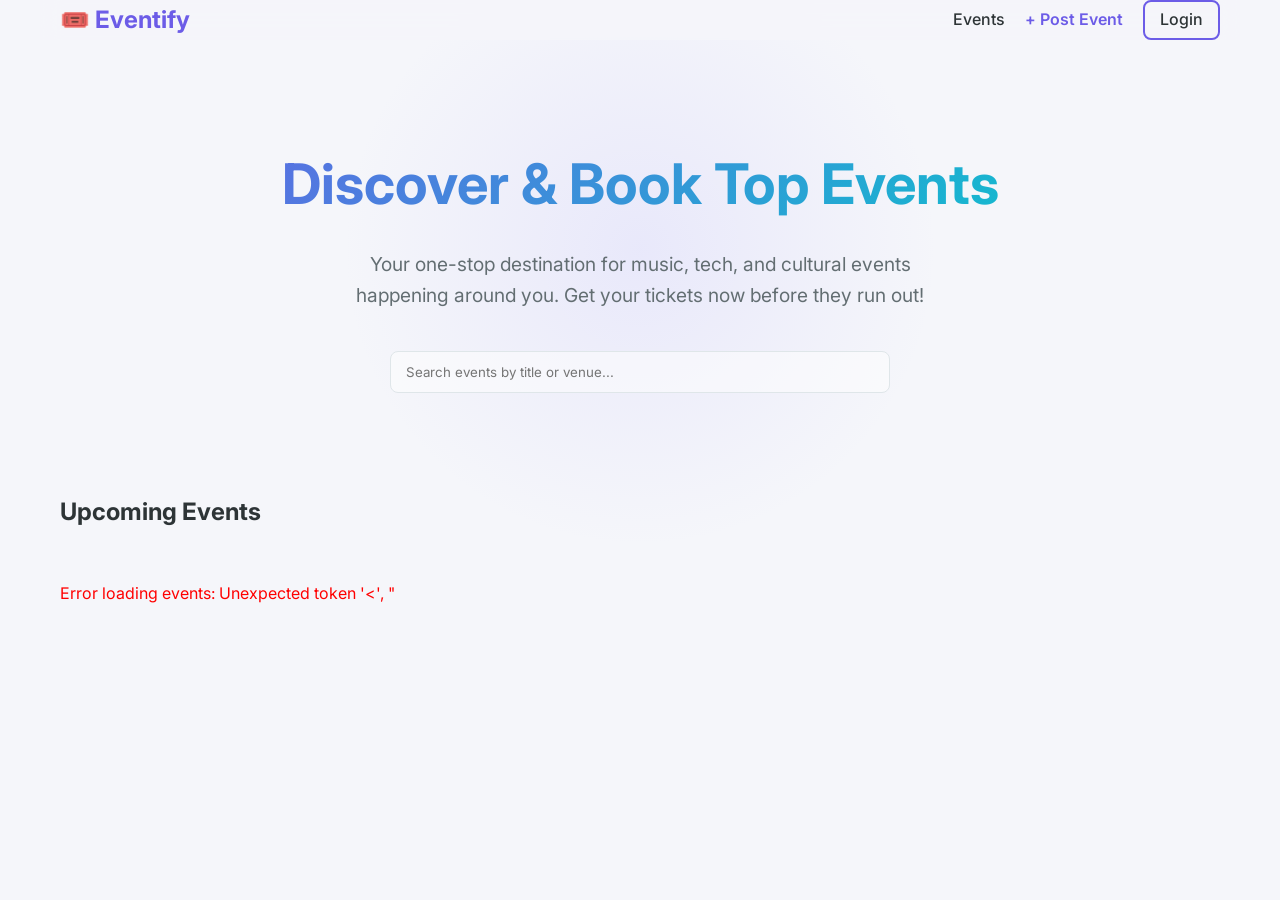
<file: frontend/index.html>
<!DOCTYPE html>
<html lang="en">
<head>
    <meta charset="UTF-8">
    <meta name="viewport" content="width=device-width, initial-scale=1.0">
    <title>Eventify - Ticketing Platform</title>
    <link href="https://fonts.googleapis.com/css2?family=Inter:wght@400;500;600;700&display=swap" rel="stylesheet">
    <link rel="stylesheet" href="css/style.css">
</head>
<body>

    <nav class="container" style="display: flex; justify-content: space-between; align-items: center;">
        <a href="index.html" class="logo">🎟️ Eventify</a>
        <div class="nav-links" id="nav-links" style="display: flex; gap: 20px; align-items: center;">
            <a href="index.html">Events</a>
            <a href="add-event.html" style="color: var(--primary-color); font-weight: 600;">+ Post Event</a>
            <a href="login.html" id="login-btn" class="btn btn-outline" style="padding: 5px 15px;">Login</a>
        </div>
    </nav>

    <header class="hero container">
        <h1>Discover & Book Top Events</h1>
        <p>Your one-stop destination for music, tech, and cultural events happening around you. Get your tickets now before they run out!</p>
        <div class="search-bar mt-2">
            <input type="text" id="searchInput" class="form-control" placeholder="Search events by title or venue..." style="max-width: 500px; display: inline-block;">
        </div>
    </header>

    <main class="container mb-2">
        <h2 class="mb-2">Upcoming Events</h2>
        <div class="grid" id="events-grid">
            <!-- Events injected by JS -->
            <p>Loading events...</p>
        </div>
    </main>

    <!-- Login/Register Modal (if still used elsewhere) -->
    <!-- Kept just in case, though we have a dedicated page now -->

    <!-- Realistic Payment Gateway Modal -->
    <div class="modal-overlay" id="payment-modal">
        <div class="modal-content glass" style="max-width: 450px;">
            <div class="modal-header">
                <div>
                    <h3 id="payment-title" style="margin-bottom: 5px;">Secure Checkout</h3>
                    <p style="font-size: 0.9rem; color: var(--text-light);" id="payment-subtitle">Complete your booking</p>
                </div>
                <button class="close-btn" onclick="closePaymentModal()">&times;</button>
            </div>
            
            <form id="payment-form">
                <input type="hidden" id="pay-event-id">
                <div class="form-group">
                    <label>Amount to Pay</label>
                    <div class="form-control" style="font-size: 1.5rem; font-weight: 700; color: var(--primary-color);" id="pay-amount">₹0.00</div>
                </div>

                <!-- Payment Method Selection -->
                <div style="display: flex; gap: 10px; margin-top: 15px; margin-bottom: 15px;">
                    <label style="flex: 1; padding: 10px; border: 1px solid var(--primary-color); border-radius: 8px; text-align: center; cursor: pointer; background: rgba(108, 92, 231, 0.1);" id="lbl-method-card">
                        <input type="radio" name="pay_method" value="card" checked onchange="togglePayMethod()" style="margin-right: 5px;"> 💳 Card
                    </label>
                    <label style="flex: 1; padding: 10px; border: 1px solid #ddd; border-radius: 8px; text-align: center; cursor: pointer;" id="lbl-method-upi">
                        <input type="radio" name="pay_method" value="upi" onchange="togglePayMethod()" style="margin-right: 5px;"> 📱 UPI / GPay
                    </label>
                </div>

                <!-- Card Details -->
                <div id="method-card">
                    <div class="form-group mt-2">
                        <label>Cardholder Name</label>
                        <input type="text" class="form-control" placeholder="John Doe" id="card-name" required>
                    </div>
                    <div class="form-group">
                        <label>Card Number</label>
                        <input type="text" class="form-control" placeholder="0000 0000 0000 0000" maxlength="19" id="card-number" required>
                    </div>
                    <div style="display: flex; gap: 15px;">
                        <div class="form-group" style="flex: 1;">
                            <label>Expiry Date</label>
                            <input type="text" class="form-control" placeholder="MM/YY" maxlength="5" id="card-exp" required>
                        </div>
                        <div class="form-group" style="flex: 1;">
                            <label>CVV</label>
                            <input type="password" class="form-control" placeholder="123" maxlength="4" id="card-cvv" required>
                        </div>
                    </div>
                </div>

                <!-- UPI Details -->
                <div id="method-upi" class="d-none">
                    <div class="form-group mt-2">
                        <label>Enter UPI ID (GPay / PhonePe / Paytm)</label>
                        <input type="text" class="form-control" placeholder="mobilenumber@upi or name@okicici" id="upi-id">
                    </div>
                    <p style="font-size: 0.85rem; color: var(--text-light); margin-top: 10px;">
                        A payment request will be sent to your UPI app. Please approve it to complete the booking.
                    </p>
                </div>
                
                <button type="submit" class="btn btn-primary mt-2" style="width: 100%; display: flex; justify-content: center; gap: 10px; align-items: center;" id="pay-submit-btn">
                    <span>Pay Now</span>
                </button>
                <div style="text-align: center; margin-top: 15px; font-size: 0.8rem; color: var(--text-light);">
                    🔒 Payments are securely encrypted
                </div>
            </form>
        </div>
    </div>

    <!-- Notification Container -->
    <div id="notification" class="notification"></div>

    <script src="js/app.js"></script>
    <script>
        function togglePayMethod() {
            const method = document.querySelector('input[name="pay_method"]:checked').value;
            const cardDiv = document.getElementById('method-card');
            const upiDiv = document.getElementById('method-upi');
            
            // Labels styling
            const lblCard = document.getElementById('lbl-method-card');
            const lblUpi = document.getElementById('lbl-method-upi');

            if (method === 'card') {
                cardDiv.classList.remove('d-none');
                upiDiv.classList.add('d-none');
                
                // Re-add required tags
                document.getElementById('card-name').required = true;
                document.getElementById('card-number').required = true;
                document.getElementById('card-exp').required = true;
                document.getElementById('card-cvv').required = true;
                document.getElementById('upi-id').required = false;

                lblCard.style.borderColor = 'var(--primary-color)';
                lblCard.style.background = 'rgba(108, 92, 231, 0.1)';
                lblUpi.style.borderColor = '#ddd';
                lblUpi.style.background = 'transparent';
            } else {
                cardDiv.classList.add('d-none');
                upiDiv.classList.remove('d-none');

                // Remove card required tags
                document.getElementById('card-name').required = false;
                document.getElementById('card-number').required = false;
                document.getElementById('card-exp').required = false;
                document.getElementById('card-cvv').required = false;
                document.getElementById('upi-id').required = true;

                lblUpi.style.borderColor = 'var(--primary-color)';
                lblUpi.style.background = 'rgba(108, 92, 231, 0.1)';
                lblCard.style.borderColor = '#ddd';
                lblCard.style.background = 'transparent';
            }
        }
    </script>
</body>
</html>
</file>
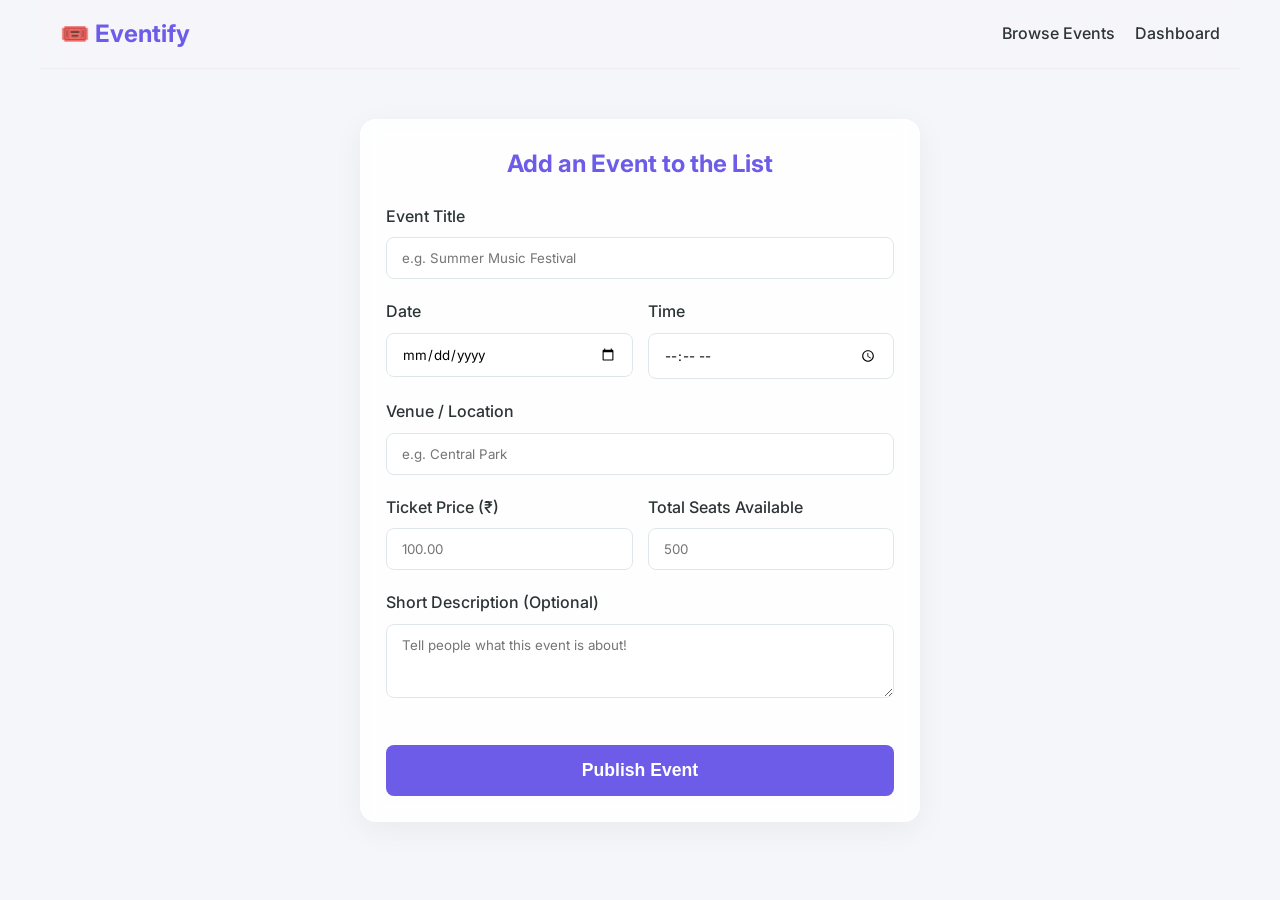
<file: frontend/add-event.html>
<!DOCTYPE html>
<html lang="en">
<head>
    <meta charset="UTF-8">
    <meta name="viewport" content="width=device-width, initial-scale=1.0">
    <title>Post New Event - Eventify</title>
    <link href="https://fonts.googleapis.com/css2?family=Inter:wght@400;500;600;700&display=swap" rel="stylesheet">
    <link rel="stylesheet" href="css/style.css">
</head>
<body>

    <nav style="padding: 15px 20px; border-bottom: 1px solid #eee; display: flex; justify-content: space-between; align-items: center;" class="container">
        <a href="index.html" class="logo">🎟️ Eventify</a>
        <div style="display: flex; gap: 20px; align-items: center;">
            <a href="index.html" style="text-decoration: none; color: var(--text-color); font-weight: 500;">Browse Events</a>
            <a href="dashboard.html" style="text-decoration: none; color: var(--text-color); font-weight: 500;">Dashboard</a>
        </div>
    </nav>

    <div class="container" style="max-width: 600px; margin-top: 50px; margin-bottom: 50px;">
        <div class="card glass">
            <h2 style="color: var(--primary-color); margin-bottom: 20px; text-align: center;">Add an Event to the List</h2>
            
            <form id="public-event-form">
                <div class="form-group">
                    <label>Event Title</label>
                    <input type="text" id="add-title" class="form-control" placeholder="e.g. Summer Music Festival" required>
                </div>
                <div style="display: flex; gap: 15px;">
                    <div class="form-group" style="flex: 1;">
                        <label>Date</label>
                        <input type="date" id="add-date" class="form-control" required>
                    </div>
                    <div class="form-group" style="flex: 1;">
                        <label>Time</label>
                        <input type="time" id="add-time" class="form-control" required>
                    </div>
                </div>
                <div class="form-group">
                    <label>Venue / Location</label>
                    <input type="text" id="add-venue" class="form-control" placeholder="e.g. Central Park" required>
                </div>
                <div style="display: flex; gap: 15px;">
                    <div class="form-group" style="flex: 1;">
                        <label>Ticket Price (₹)</label>
                        <input type="number" step="0.01" id="add-price" class="form-control" placeholder="100.00" required>
                    </div>
                    <div class="form-group" style="flex: 1;">
                        <label>Total Seats Available</label>
                        <input type="number" id="add-seats" class="form-control" placeholder="500" required>
                    </div>
                </div>
                <div class="form-group">
                    <label>Short Description (Optional)</label>
                    <textarea id="add-desc" class="form-control" rows="3" placeholder="Tell people what this event is about!"></textarea>
                </div>
                
                <button type="submit" class="btn btn-primary mt-2" style="width: 100%; font-size: 1.1rem; padding: 15px;">Publish Event</button>
            </form>
        </div>
    </div>

    <!-- Notification Container -->
    <div id="notification" class="notification"></div>

    <script src="js/app.js"></script>
    <script>
        document.getElementById('public-event-form').addEventListener('submit', async (e) => {
            e.preventDefault();
            
            const payload = {
                title: document.getElementById('add-title').value,
                date: document.getElementById('add-date').value,
                time: document.getElementById('add-time').value,
                venue: document.getElementById('add-venue').value,
                price: document.getElementById('add-price').value,
                seats: document.getElementById('add-seats').value,
                description: document.getElementById('add-desc').value,
            };

            try {
                const res = await fetch(`${API_URL}/events.php`, {
                    method: 'POST',
                    body: JSON.stringify(payload),
                    headers: { 'Content-Type': 'application/json' }
                });
                const data = await res.json();
                if (data.error) throw new Error(data.error);
                
                showNotification('Event successfully added to the listings!', 'success');
                
                // Give user a moment to see the success message
                setTimeout(() => {
                    window.location.href = 'index.html';
                }, 1500);
            } catch (err) {
                showNotification(err.message, 'error');
            }
        });
    </script>
</body>
</html>
</file>
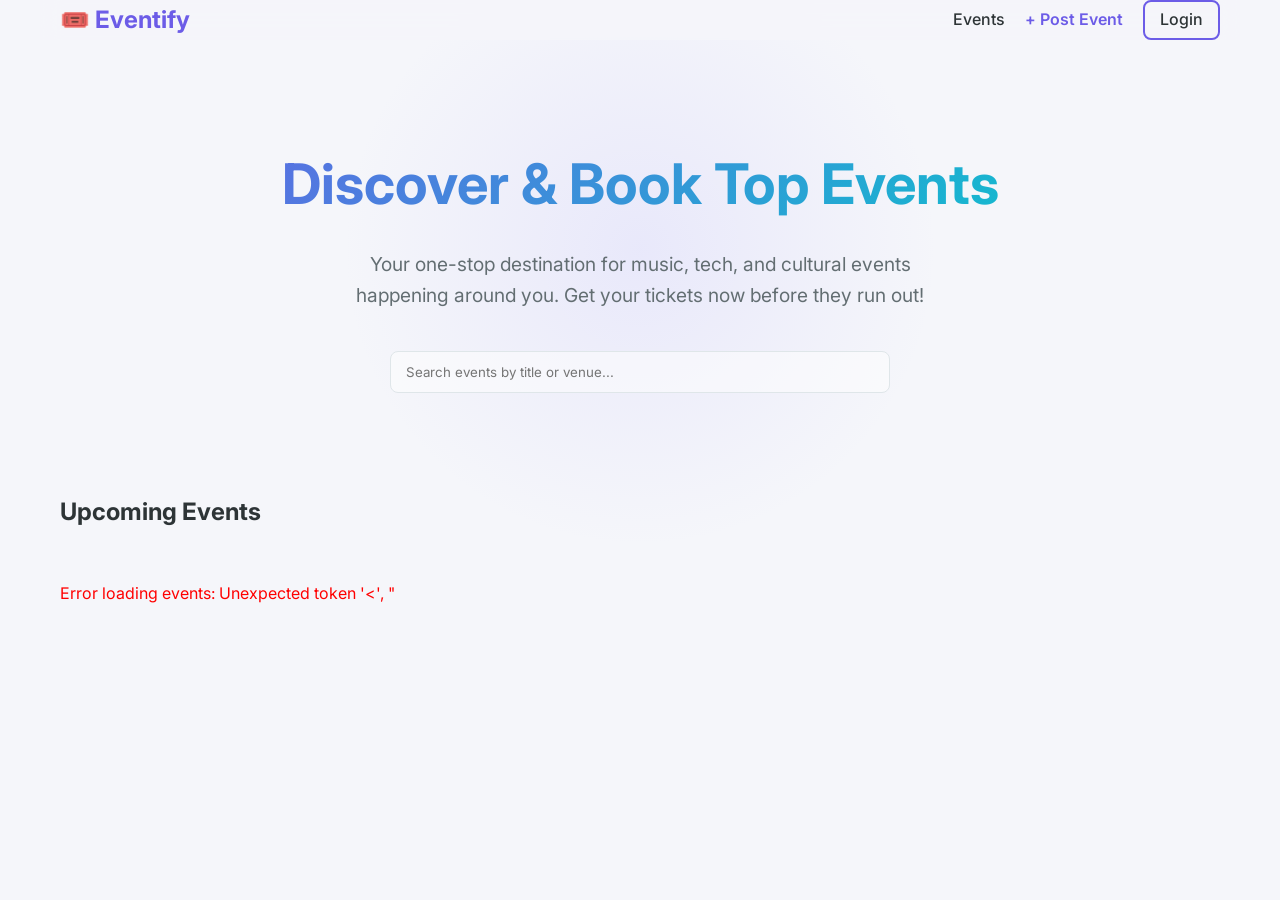
<file: frontend/dashboard.html>
<!DOCTYPE html>
<html lang="en">
<head>
    <meta charset="UTF-8">
    <meta name="viewport" content="width=device-width, initial-scale=1.0">
    <title>Dashboard - Eventify</title>
    <link href="https://fonts.googleapis.com/css2?family=Inter:wght@400;500;600;700&display=swap" rel="stylesheet">
    <link rel="stylesheet" href="css/style.css">
    <style>
        .admin-only { display: none; }
    </style>
</head>
<body>

    <nav style="padding: 15px 20px; border-bottom: 1px solid #eee; display: flex; justify-content: space-between; align-items: center;" class="container">
        <a href="index.html" class="logo">🎟️ Eventify</a>
        <div class="nav-links" style="display: flex; gap: 20px; align-items: center;">
            <a href="index.html" style="text-decoration: none; color: var(--text-color); font-weight: 500;">Browse Events</a>
            <span id="user-greeting" style="font-weight: 500; color: var(--primary-color);">Welcome</span>
            <button onclick="logout()" class="btn btn-outline" style="padding: 5px 15px;">Logout</button>
        </div>
    </nav>

    <div class="dashboard-layout">
        <aside class="sidebar glass" style="border-radius: 0; border: none; border-right: 1px solid #ddd;">
            <div class="sidebar-nav">
                <a href="#overview" class="active" onclick="switchTab('overview')">Overview</a>
                <a href="#my-bookings" onclick="switchTab('my-bookings')" id="nav-bookings">My Bookings</a>
                <a href="#manage-events" onclick="switchTab('manage-events')" class="admin-only" id="nav-manage">Manage Events</a>
                <a href="#analytics" onclick="switchTab('analytics')" class="admin-only" id="nav-analytics">Analytics</a>
            </div>
        </aside>

        <main class="main-content">
            <!-- Overview Tab -->
            <div id="tab-overview" class="tab-pane">
                <h2>Dashboard Overview</h2>
                <div class="grid mt-2" id="dashboard-stats">
                    <!-- Stats injected by JS -->
                </div>
            </div>

            <!-- My Bookings Tab -->
            <div id="tab-my-bookings" class="tab-pane d-none">
                <h2>My Ticket Bookings</h2>
                <div class="grid mt-2" id="bookings-list">
                    <!-- Bookings injected by JS -->
                </div>
            </div>

            <!-- Manage Events Tab (Admin) -->
            <div id="tab-manage-events" class="tab-pane d-none admin-only">
                <div class="flex-between">
                    <h2>Manage Events</h2>
                    <button class="btn btn-primary" onclick="openEventModal()">+ Create Event</button>
                </div>
                
                <table style="width: 100%; border-collapse: collapse; margin-top: 20px;" class="glass">
                    <thead>
                        <tr style="border-bottom: 2px solid #eee; text-align: left;">
                            <th style="padding: 15px;">Title</th>
                            <th>Date & Time</th>
                            <th>Venue</th>
                            <th>Price</th>
                            <th>Seats (Avail)</th>
                            <th>Actions</th>
                        </tr>
                    </thead>
                    <tbody id="admin-events-list">
                    </tbody>
                </table>
            </div>

            <!-- Analytics Tab (Admin) -->
            <div id="tab-analytics" class="tab-pane d-none admin-only">
                <h2>Platform Analytics</h2>
                <div class="grid mt-2">
                    <div class="card glass">
                        <h3 class="card-title">Total Revenue</h3>
                        <div class="card-price" id="total-revenue">₹0.00</div>
                    </div>
                </div>
            </div>
        </main>
    </div>

    <!-- Create/Edit Event Modal -->
    <div class="modal-overlay" id="event-modal">
        <div class="modal-content glass" style="max-width: 600px;">
            <div class="modal-header">
                <h3 id="event-modal-title">Create Event</h3>
                <button class="close-btn" onclick="closeEventModal()">&times;</button>
            </div>
            
            <form id="event-form">
                <input type="hidden" id="event-id">
                <div class="form-group">
                    <label>Event Title</label>
                    <input type="text" id="event-title" class="form-control" required>
                </div>
                <div style="display: flex; gap: 15px;">
                    <div class="form-group" style="flex: 1;">
                        <label>Date</label>
                        <input type="date" id="event-date" class="form-control" required>
                    </div>
                    <div class="form-group" style="flex: 1;">
                        <label>Time</label>
                        <input type="time" id="event-time" class="form-control" required>
                    </div>
                </div>
                <div class="form-group">
                    <label>Venue</label>
                    <input type="text" id="event-venue" class="form-control" required>
                </div>
                <div style="display: flex; gap: 15px;">
                    <div class="form-group" style="flex: 1;">
                        <label>Ticket Price (₹)</label>
                        <input type="number" step="0.01" id="event-price" class="form-control" required>
                    </div>
                    <div class="form-group" style="flex: 1;">
                        <label>Total Seats</label>
                        <input type="number" id="event-seats" class="form-control" required>
                    </div>
                </div>
                <div class="form-group">
                    <label>Description</label>
                    <textarea id="event-desc" class="form-control" rows="3"></textarea>
                </div>
                <button type="submit" class="btn btn-primary" style="width: 100%">Save Event</button>
            </form>
        </div>
    </div>

    <div id="notification" class="notification"></div>

    <script src="js/app.js"></script>
    <script>
        // Init dashboard specific logic
        document.addEventListener('DOMContentLoaded', () => {
            initDashboard();
        });
    </script>
</body>
</html>
</file>
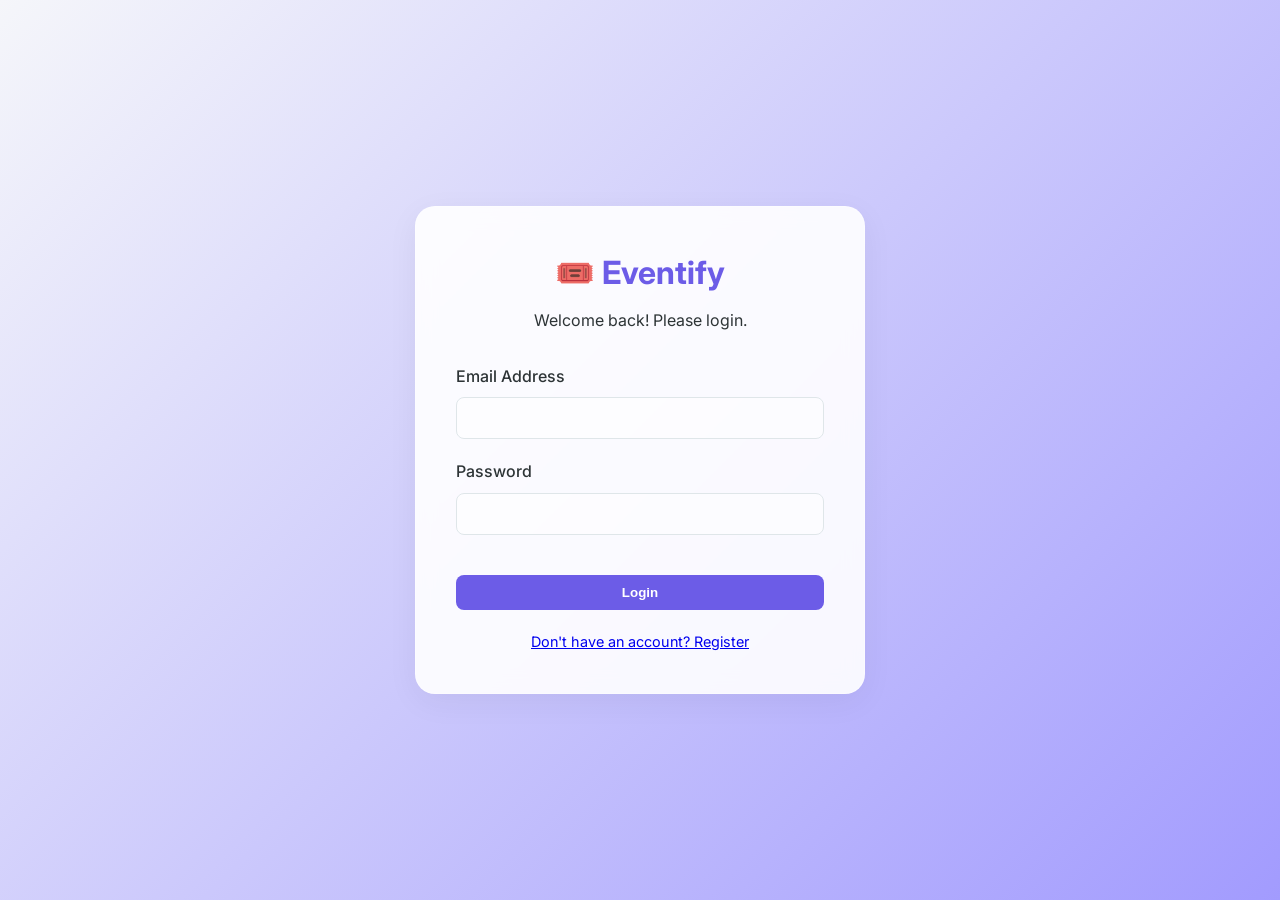
<file: frontend/login.html>
<!DOCTYPE html>
<html lang="en">
<head>
    <meta charset="UTF-8">
    <meta name="viewport" content="width=device-width, initial-scale=1.0">
    <title>Login - Eventify</title>
    <link href="https://fonts.googleapis.com/css2?family=Inter:wght@400;500;600;700&display=swap" rel="stylesheet">
    <link rel="stylesheet" href="css/style.css">
    <style>
        body {
            display: flex;
            align-items: center;
            justify-content: center;
            min-height: 100vh;
            background: linear-gradient(135deg, var(--bg-color), var(--primary-light));
        }
        .login-box {
            width: 100%;
            max-width: 450px;
            padding: 40px;
            border-radius: 20px;
        }
        .login-header {
            text-align: center;
            margin-bottom: 30px;
        }
        .login-header h1 {
            color: var(--primary-color);
            font-size: 2rem;
            margin-bottom: 10px;
        }
    </style>
</head>
<body>

    <div class="login-box glass">
        <div class="login-header">
            <h1>🎟️ Eventify</h1>
            <p id="auth-title">Welcome back! Please login.</p>
        </div>
        
        <form id="auth-form-page">
            <div class="form-group d-none" id="name-group">
                <label>Full Name</label>
                <input type="text" id="auth-name" class="form-control">
            </div>
            <div class="form-group">
                <label>Email Address</label>
                <input type="email" id="auth-email" class="form-control" required>
            </div>
            <div class="form-group">
                <label>Password</label>
                <input type="password" id="auth-pass" class="form-control" required>
            </div>
            <button type="submit" class="btn btn-primary mt-2" style="width: 100%" id="auth-submit">Login</button>
        </form>
        <p class="text-center mt-2" style="font-size: 0.9rem;">
            <a href="#" onclick="toggleAuthModePage(event)" id="auth-toggle">Don't have an account? Register</a>
        </p>
    </div>

    <div id="notification" class="notification"></div>

    <script src="js/app.js"></script>
    <script>
        // Redirect if already logged in
        if (currentUser) {
            window.location.href = 'index.html';
        }
        
        let isLoginPageMode = true;

        function toggleAuthModePage(e) {
            e.preventDefault();
            isLoginPageMode = !isLoginPageMode;
            document.getElementById('auth-title').innerText = isLoginPageMode ? 'Welcome back! Please login.' : 'Create a new account.';
            document.getElementById('auth-toggle').innerText = isLoginPageMode ? "Don't have an account? Register" : "Already have an account? Login";
            document.getElementById('auth-submit').innerText = isLoginPageMode ? 'Login' : 'Register';
            
            if (isLoginPageMode) {
                document.getElementById('name-group').classList.add('d-none');
            } else {
                document.getElementById('name-group').classList.remove('d-none');
            }
        }

        const authFormPage = document.getElementById('auth-form-page');
        if (authFormPage) {
            authFormPage.addEventListener('submit', async (e) => {
                e.preventDefault();
                
                const payload = {
                    email: document.getElementById('auth-email').value,
                    password: document.getElementById('auth-pass').value
                };

                let action = 'login';
                if (!isLoginPageMode) {
                    action = 'register';
                    payload.name = document.getElementById('auth-name').value;
                }

                try {
                    const res = await fetch(`${API_URL}/auth.php?action=${action}`, {
                        method: 'POST',
                        body: JSON.stringify(payload),
                        headers: { 'Content-Type': 'application/json' }
                    });
                    const data = await res.json();
                    
                    if (data.error) throw new Error(data.error);
                    
                    showNotification(data.message);
                    
                    if (action === 'login') {
                        currentUser = data.user;
                        localStorage.setItem('eventify_user', JSON.stringify(currentUser));
                        setTimeout(() => {
                            window.location.href = 'index.html';
                        }, 1000);
                    } else {
                        // Switch back to login after register
                        toggleAuthModePage(new Event('click'));
                    }
                } catch (error) {
                    showNotification(error.message, 'error');
                }
            });
        }
    </script>
</body>
</html>
</file>
<file: frontend/css/style.css>
:root {
  --primary-color: #6c5ce7;
  --primary-light: #a29bfe;
  --secondary-color: #00cec9;
  --bg-color: #f5f6fa;
  --text-color: #2d3436;
  --text-light: #636e72;
  --card-bg: rgba(255, 255, 255, 0.9);
  --success: #00b894;
  --danger: #d63031;
  --font-family: 'Inter', -apple-system, BlinkMacSystemFont, sans-serif;
  --transition: all 0.3s cubic-bezier(0.25, 0.8, 0.25, 1);
}

* {
  margin: 0;
  padding: 0;
  box-sizing: border-box;
}

body {
  font-family: var(--font-family);
  background: var(--bg-color);
  color: var(--text-color);
  line-height: 1.6;
  overflow-x: hidden;
}

/* Glassmorphism utilities */
.glass {
  background: var(--card-bg);
  backdrop-filter: blur(10px);
  -webkit-backdrop-filter: blur(10px);
  border: 1px solid rgba(255, 255, 255, 0.3);
  box-shadow: 0 8px 32px rgba(0, 0, 0, 0.05);
}

.container {
  max-width: 1200px;
  margin: 0 auto;
  padding: 0 20px;
}

/* Nav */
nav {
  display: flex;
  justify-content: space-between;
  align-items: center;
  padding: 20px 0;
  position: sticky;
  top: 0;
  z-index: 100;
  background: rgba(245, 246, 250, 0.8);
  backdrop-filter: blur(10px);
}

.logo {
  font-size: 1.5rem;
  font-weight: 700;
  color: var(--primary-color);
  text-decoration: none;
  display: flex;
  align-items: center;
  gap: 10px;
}

.nav-links {
  display: flex;
  gap: 20px;
}

.nav-links a {
  text-decoration: none;
  color: var(--text-color);
  font-weight: 500;
  transition: var(--transition);
}

.nav-links a:hover {
  color: var(--primary-color);
}

.btn {
  padding: 10px 20px;
  border-radius: 8px;
  border: none;
  cursor: pointer;
  font-weight: 600;
  transition: var(--transition);
  text-decoration: none;
  display: inline-block;
  text-align: center;
}

.btn-primary {
  background: var(--primary-color);
  color: white;
}

.btn-primary:hover {
  background: var(--primary-light);
  transform: translateY(-2px);
  box-shadow: 0 5px 15px rgba(108, 92, 231, 0.3);
}

.btn-outline {
  background: transparent;
  border: 2px solid var(--primary-color);
  color: var(--primary-color);
}

.btn-outline:hover {
  background: var(--primary-color);
  color: white;
}

/* Hero Section */
.hero {
  padding: 100px 0;
  text-align: center;
  position: relative;
}

.hero::before {
  content: '';
  position: absolute;
  top: -20%;
  left: 50%;
  transform: translateX(-50%);
  width: 600px;
  height: 600px;
  background: radial-gradient(circle, var(--primary-light) 0%, transparent 70%);
  opacity: 0.15;
  z-index: -1;
}

.hero h1 {
  font-size: 3.5rem;
  margin-bottom: 20px;
  background: linear-gradient(135deg, var(--primary-color), var(--secondary-color));
  -webkit-background-clip: text;
  -webkit-text-fill-color: transparent;
}

.hero p {
  font-size: 1.2rem;
  color: var(--text-light);
  max-width: 600px;
  margin: 0 auto 40px;
}

/* Cards Grid */
.grid {
  display: grid;
  grid-template-columns: repeat(auto-fill, minmax(300px, 1fr));
  gap: 30px;
  margin-top: 50px;
}

.card {
  border-radius: 16px;
  padding: 25px;
  transition: var(--transition);
}

.card:hover {
  transform: translateY(-5px);
  box-shadow: 0 15px 35px rgba(0, 0, 0, 0.1);
}

.card-title {
  font-size: 1.25rem;
  margin-bottom: 10px;
  color: var(--primary-color);
}

.card-meta {
  color: var(--text-light);
  font-size: 0.9rem;
  margin-bottom: 15px;
  display: flex;
  flex-direction: column;
  gap: 5px;
}

.card-price {
  font-size: 1.5rem;
  font-weight: 700;
  margin-bottom: 20px;
}

/* Forms */
.form-group {
  margin-bottom: 20px;
}

.form-group label {
  display: block;
  margin-bottom: 8px;
  font-weight: 500;
}

.form-control {
  width: 100%;
  padding: 12px 15px;
  border-radius: 8px;
  border: 1px solid #dfe6e9;
  background: rgba(255, 255, 255, 0.5);
  transition: var(--transition);
  font-family: var(--font-family);
}

.form-control:focus {
  outline: none;
  border-color: var(--primary-color);
  box-shadow: 0 0 0 3px rgba(108, 92, 231, 0.1);
}

/* Modals */
.modal-overlay {
  position: fixed;
  top: 0;
  left: 0;
  right: 0;
  bottom: 0;
  background: rgba(0,0,0,0.5);
  display: flex;
  align-items: center;
  justify-content: center;
  z-index: 1000;
  opacity: 0;
  pointer-events: none;
  transition: var(--transition);
  backdrop-filter: blur(5px);
}

.modal-overlay.active {
  opacity: 1;
  pointer-events: all;
}

.modal-content {
  width: 100%;
  max-width: 500px;
  padding: 30px;
  border-radius: 20px;
  transform: translateY(20px);
  transition: var(--transition);
}

.modal-overlay.active .modal-content {
  transform: translateY(0);
}

.modal-header {
  display: flex;
  justify-content: space-between;
  align-items: center;
  margin-bottom: 20px;
}

.close-btn {
  background: none;
  border: none;
  font-size: 1.5rem;
  cursor: pointer;
  color: var(--text-light);
}

/* Dashboard Layout */
.dashboard-layout {
  display: flex;
  min-height: calc(100vh - 80px);
}

.sidebar {
  width: 250px;
  padding: 30px 20px;
  border-right: 1px solid rgba(0,0,0,0.05);
}

.sidebar-nav {
  display: flex;
  flex-direction: column;
  gap: 10px;
}

.sidebar-nav a {
  padding: 10px 15px;
  border-radius: 8px;
  text-decoration: none;
  color: var(--text-color);
  font-weight: 500;
  transition: var(--transition);
}

.sidebar-nav a:hover, .sidebar-nav a.active {
  background: rgba(108, 92, 231, 0.1);
  color: var(--primary-color);
}

.main-content {
  flex: 1;
  padding: 30px;
}

/* Utilities */
.text-center { text-align: center; }
.mt-2 { margin-top: 20px; }
.mb-2 { margin-bottom: 20px; }
.d-none { display: none !important; }
.flex-between { display: flex; justify-content: space-between; align-items: center; }

/* Notification */
.notification {
  position: fixed;
  bottom: 20px;
  right: 20px;
  padding: 15px 25px;
  border-radius: 8px;
  color: white;
  transform: translateY(100px);
  opacity: 0;
  transition: var(--transition);
  z-index: 2000;
}

.notification.show {
  transform: translateY(0);
  opacity: 1;
}

.notification.success { background: var(--success); }
.notification.error { background: var(--danger); }
</file>
